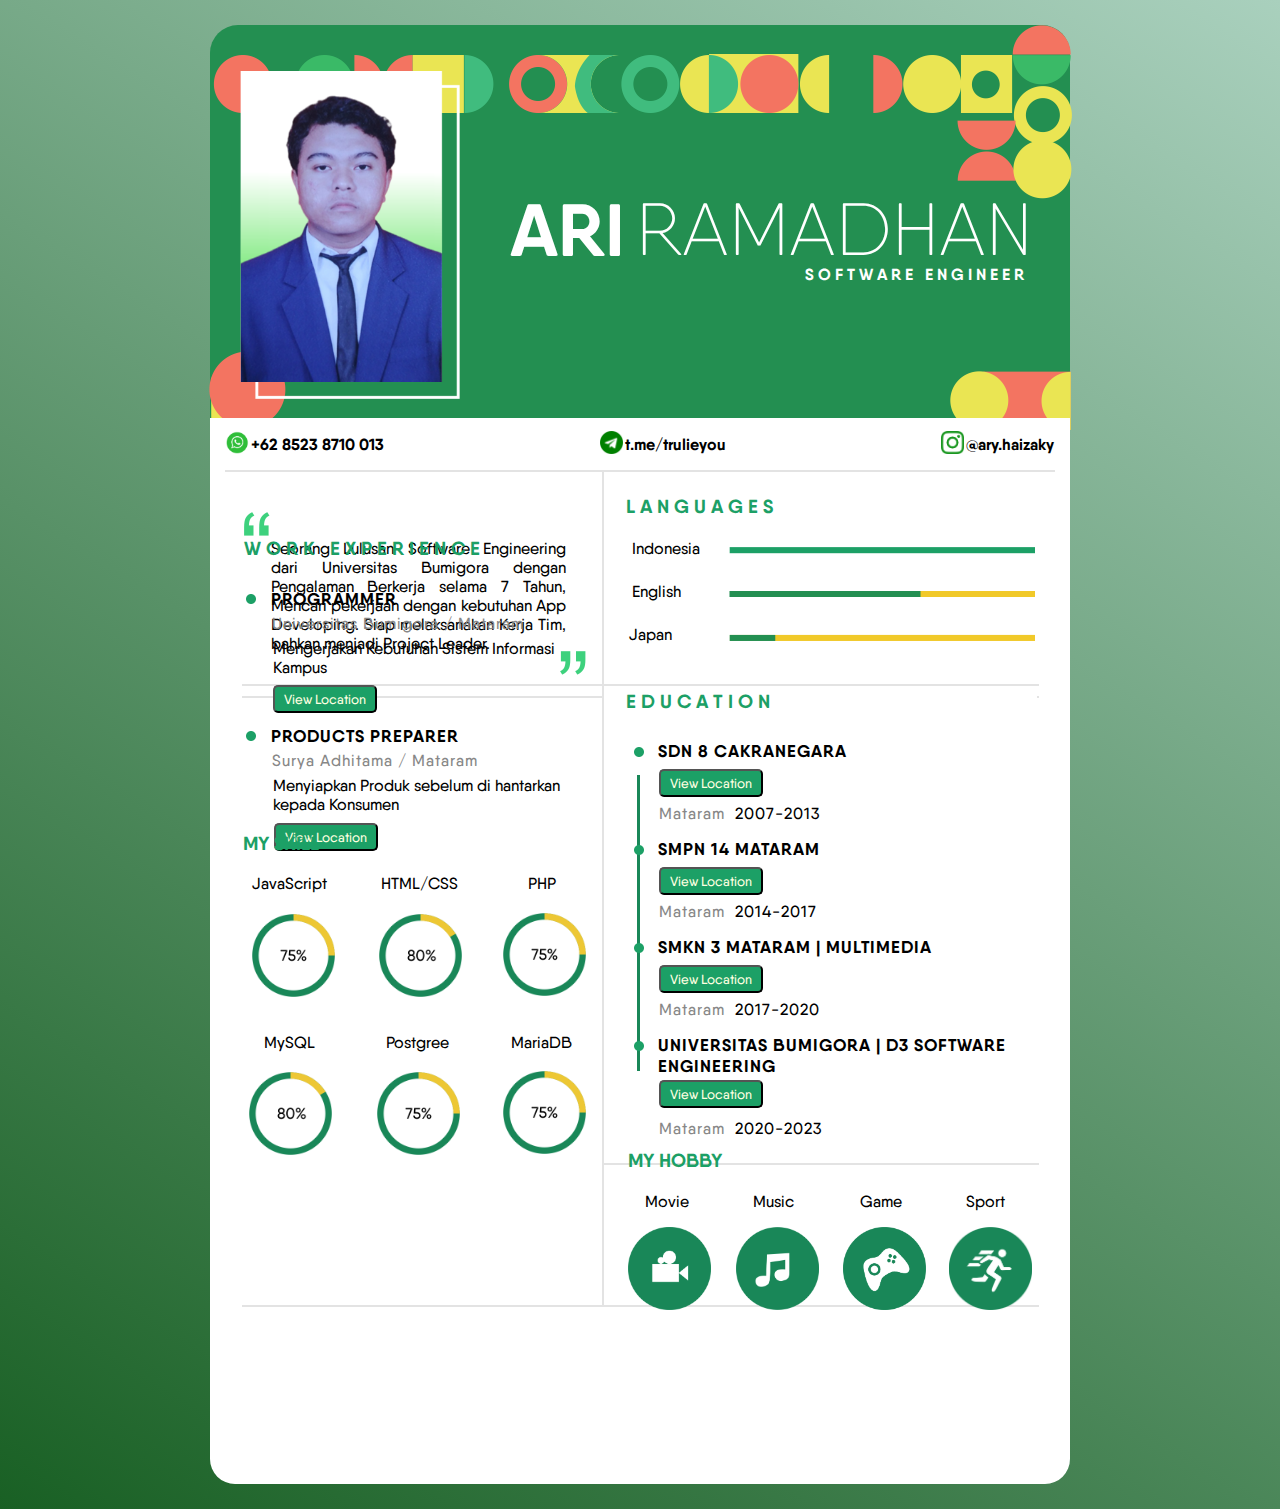
<file: CV/index1.html>
<!DOCTYPE html>
<html>

<head>

    <meta charset="UTF-8">
    <title>Cv Saya</title>
    <link rel="stylesheet" href="styles1.css">

</head>

<body>
    <div class="resume">
        <div class="atas">
            <div class="bg_atas"><img src="Image/bg_atas1.png"></div>
            <div class="foto"><img src="Image/ari4.png"></div>
            <div class="nama">
                <div class="depan">ARI</div>
                <div class="belakang"> RAMADHAN </div>
            </div>
            <div class="status">S O F T W A R E &nbsp; E N G I N E E R</div>
        </div>
        <div class="bawah">
            <table class="table-kontak">
                <tbody>
                    <tr class="row-kontak">
                        <td class="bag-kontak"><img src="Image/wa.png" class="icon-kontak"></td>
                        <td> +62 8523 8710 013</td>
                        <td>
                            <pre>                      </pre>
                        </td>
                        <td class="bag-kontak"><img src="Image/tgram1.png" class="icon-kontak"></td>
                        <td>t.me/trulieyou</td>
                        <td>
                            <pre>                      </pre>
                        </td>
                        <td class="bag-kontak"><img src="Image/ig1.png" class="icon-kontak"></td>
                        <td>@ary.haizaky</td>
                    </tr>
                </tbody>
            </table>
            <table class="table-detil">
                <tbody>
                    <tr class="">
                        <td class="b1">
                            <img class="petik2a" src="Image/petik2a.png">
                            <img class="petik2b" src="Image/petik2b.png">
                            <p class="bio">Seorang Lulusan Software Engineering dari Universitas Bumigora dengan
                                Pengalaman Berkerja selama 7 Tahun, Mencari pekerjaan dengan kebutuhan App Developing.
                                Siap melaksanakan Kerja Tim, bahkan menjadi Project Leader. </p>
                        </td>
                        <td class="cell-bhs">
                            <p class="bahasa-title">L A N G U A G E S</p>
                            <div class="bhs">
                                <p class="bahasa-id">Indonesia</p>
                                <p class="bahasa-eng">English</p>
                                <p class="bahasa-jp">Japan</p>
                            </div>
                            <img class="bahasa_icon" src="Image/bahasa_icon.png" alt="">
                        </td>
                    </tr>
                    <tr>
                        <td class="cell-work">
                            <p class="work-title">W O R K &nbsp; E X P E R I E N C E</p>
                            <ul style="margin-top: -310px;" class="">
                                <li>
                                    <img src="Image/dot.png"> PROGRAMMER
                                    <p class="work-place">Universitas Bumigora / Mataram </p>
                                    <p class="work-desc">Mengerjakan Kebutuhan Sistem Informasi Kampus</p>
                                    <button class="view-btn-a"> <a href="https://goo.gl/maps/SZZjbFSimR9i1JwK9">View
                                            Location</a></button>
                                </li>
                                <li style="top: 156px;"> <img src="Image/dot.png"> PRODUCTS PREPARER
                                    <p class="work-place">Surya Adhitama / Mataram </p>
                                    <p class="work-desc">Menyiapkan Produk sebelum di hantarkan kepada Konsumen</p>
                                    <button class="view-btn-b"> <a href="https://goo.gl/maps/ojXFaBTjvn1Gnpur8">View
                                            Location</a></button>
                                </li>
                            </ul>
                        </td>
                        <td rowspan="2" class="cell-edu"> <img
                                style="position: absolute;width: 3px;height: 296px;bottom: 413px;left: 427px;"
                                src="Image/line.png">
                            <p class="edu-title">E D U C A T I O N</p>
                            <ul style="position: relative;bottom: 95px;" class="edu-list">
                                <li class=""> <img src="Image/dot.png" class=""> SDN 8 CAKRANEGARA
                                    <button class="view-btn"> <a href="https://goo.gl/maps/jRu6vEJ9qmncx3dJ8">View
                                            Location</a></button>
                                    <p class=" edu-place">Mataram </p>
                                    <p class="edu-year">2007-2013</p>
                                    <p></p>
                                </li>
                                <li class=""> <img src="Image/dot.png"> SMPN 14 MATARAM
                                    <button class="view-btn"> <a href="https://goo.gl/maps/zuHU9pA5uuEd9QeX7">View
                                            Location</a></button>
                                    <p class="edu-place">Mataram </p>
                                    <p class="edu-year">2014-2017</p>
                                    <p></p>
                                </li>
                                <li class=""><img src="Image/dot.png"> SMKN 3 MATARAM | MULTIMEDIA
                                    <button class="view-btn"> <a href="https://goo.gl/maps/v3wsdg6K94bnzv186">View
                                            Location</a></button>
                                    <p class="edu-place">Mataram </p>
                                    <p class="edu-year">2017-2020</p>
                                    <p></p>
                                </li>
                                <li> <img src="Image/dot.png"> UNIVERSITAS BUMIGORA | D3 SOFTWARE &nbsp;&nbsp; ENGINEERING
                                    <button class="view-btn" style="top: 46px;"> <a href="https://goo.gl/maps/SZZjbFSimR9i1JwK9">View
                                            Location</a></button>
                                    <p class="edu-place">Mataram </p>
                                    <p class="edu-year">2020-2023</p>
                                    <p></p>
                                </li>
                            </ul>
                        </td>
                    </tr>
                    <tr>
                        <td class="cell-skill" rowspan="2">
                            <p class="skill-title"> MY SKILL</p>
                            <div class="list-skill">
                                <ul class="ul1">
                                    <li> <img src="Image/75P.png" style="width: 83px;top: 40px;right: -4px;position: absolute;"> JavaScript
                                    </li>
                                    <li style="left: -44px;"><img src="Image/80P.png" style="position: absolute;width: 83px;left: -2px;top: 40px;">HTML/CSS</li>
                                    <li style="position: relative; left: -20px; "><img src="Image/75P.png" style="position: absolute;width: 83px;top: 39px;right: -30px;">PHP</li>
                                </ul>
                                <ul class="ul2">
                                    <li style="left: -40px;" class=""><img src="Image/80P.png" style="position: absolute;width: 83px;right: -17px;top: 39px;">MySQL</li>
                                    <li style="left: -15px;"><img src="Image/75P.png" style="position: absolute;width: 83px;top: 39px;right: -11px;">Postgree</li>
                                    <li style="left: 1px;"><img src="Image/75P.png" style="position: absolute;width: 83px;top: 38px;right: -14px;">MariaDB</li>
                                </ul>
                            </div>
                        </td>
                        <td class="b6"></td>
                    </tr>
                    <tr>
                        <td class="cell-hobby">
                            <p class="hobby-title"
                                style="position: relative;top: -37px;left: 23px;margin-bottom: 44px;">MY HOBBY</p>
                            <ul>
                                <li>
                                    <p>Movie</p>
                                    <img src="Image/movie.png">
                                </li>
                                <li style="left: 47px;">
                                    <p>Music</p>
                                    <img src="Image/music.png">
                                </li>
                                <li style="left: 113px;">
                                    <p>Game</p>
                                    <img src="Image/game.png">
                                </li>
                                <li style="left: 177px;">
                                    <p style="position: relative;">Sport</p>
                                    <img src="Image/sport.png">
                                </li>
                            </ul>
                        </td>
                    </tr>
                </tbody>
            </table>
        </div>
    </div>






</body>

</html>
</file>
<file: CV/styles1.css>
body {
    background: #A9D0BD;
    background: rgb(25,96,36);
    background: linear-gradient(32deg, rgba(25,96,36,1) 0%, rgba(169,208,189,1) 100%);
}


@font-face {
    font-family: FONT1;
    src: url(Font/RadomirTinkovQanelasSoftBold.otf);
}

@font-face {
    font-family: FONT2;
    src: url(Font/RadomirTinkovQanelasSoftUltraLight.otf);
}

@font-face {
    font-family: FONT3;
    src: url(Font/RadomirTinkovQanelasSoftBoldItalic.otf);
}

@font-face {
    font-family: FONT4;
    src: url(Font/RadomirTinkovQanelasSoftLight.otf);
}

@font-face {
    font-family: FONT5;
    src: url(Font/RadomirTinkovQanelasSoftMedium.otf);
}

.resume {
    width: 800px;
    height: 1399px;
    background: #238F51;
    margin: 25px auto;
    padding: 30px 30px;
    border-radius: 28px;
}

.atas {
    height: 373px;
    width: 100%;
    background: #238F51;

}

.bg_atas {
    position: relative;
    top: -40px;
    right: 31.2px;
}

.foto img {
    width: 220px;
    position: relative;
    top: -404px;
}

.nama {

    width: 500px;
    height: 400px;
    margin-top: -363px;
    margin-left: 300px;
    position: relative;
    bottom: 400px;
}

.depan {
    font-family: FONT1;
    position: relative;
    top: 140px;
    left: -30px;
    font-size: 74px;
    color: white;
}

.belakang {
    font-family: FONT2;
    position: relative;
    top: 50px;
    left: 96px;
    font-size: 74px;
    color: white;
}

.status {
    font-family: FONT1;
    position: relative;
    bottom: 580px;
    left: 565px;
    font-size: 16px;
    color: white;
}

.bawah {
    position: relative;
    right: 30px;
    top: -10px;
    height: 1066px;
    width: 860px;
    background: rgb(255 255 255);
    padding: 20p 10px;
    border-radius: 0px 0px 25px 25px;
}

.table-kontak {
    font-family: FONT1;
    padding-top: 70px;

}

.table-kontak,
.row-kontak {
    margin: auto;
    font-size: 16px;
    border: 2.5px solid #e3e3e3;
    border-collapse: collapse;
    border-left: none;
    border-right: none;
    border-top: none;
}

.icon-kontak {
    width: 23px;
}

.table-detil,
.table-detil tr {
    margin: auto;
    font-size: 16px;
    border: 2.5px solid #e3e3e3;
    border-collapse: collapse;
    border-spacing: 0;
    width: 797px;
    height: 1px;
    border-top: none;
    border-left: none;
    border-right: none;
}

.b1,
.b3,
.cell-skill {
    border: 2.5px #e3e3e3 solid;
    border-left: none;
    width: 361px;
    font-family: 'FONT5';
    font-size: 16px;
}

.b1 {
    border-top: none;
    padding-top: 37px;
}

.cell-hobby {
    border-right: none;
}

.bio {
    text-align: justify;
    margin-left: 28px;
    margin-right: 35px;
    position: relative;
    bottom: 14px;
}

.petik2b {
    position: relative;
    top: 142px;
    left: 287px;
}

.petik2a {
    position: relative;
    left: 1px;
    top: 3px;
}

.bahasa-title,
.work-title,
.edu-title,
.skill-title,
.hobby-title {
    font-family: FONT1;
    color: #1CA066;
    position: relative;
    font-size: 19px;
}

.bahasa-title {
    top: 2px;
    left: 21px;
}

.bahasa_icon {
    width: 306px;
    height: 94px;
    position: relative;
    top: 12px;
    left: 124px;
}

.bahasa-id,
.bahasa-eng,
.bahasa-jp {
    font-family: FONT1;
    font-size: 16px;
    position: absolute;
}

.cell-bhs,
.bahasa-id,
.bahasa-eng,
.bahasa-jp {
    flex-wrap: wrap;
    display: flex;
    font-family: 'FONT5';
}

.bahasa-id {
    top: 105px;
    right: 370px;
}

.bahasa-eng {
    top: 148px;
    right: 389px;
}

.bahasa-jp {
    top: 191px;
    right: 398px;
}

.cell-work {
    border: 2.5px #e3e3e3 solid;
    border-left: none;
    width: 350px;
}

.work-title {
    top: -174px;
    left: 1px;
    margin-top: 23px;
}

.cell-work li {
    margin-bottom: 16px;
    position: relative;
    top: 145px;
    left: -27px;
    list-style-type: none;
    font-family: 'FONT1';
    letter-spacing: 1px;
    font-size: 17px;
}

.cell-work img {
    width: 10px;
    position: relative;
    top: -1px;
    left: -10px;
}

.work-place {
    left: 16px;
    font-family: 'FONT5';
    font-size: 16px;
    color: #878787;
    position: relative;
    top: -11px;
    letter-spacing: 1px;
}

.work-desc {
    margin-left: -9px;
    font-family: 'FONT5';
    font-size: 16px;
    position: relative;
    top: -21px;
    left: 26px;
    letter-spacing: 0;
}

.edu-title {
    position: relative;
    top: -17px;
    left: -1px;
}

.cell-edu {
    padding-left: 23px;
    width: 410px;
    height: 54%;
}

.cell-edu li {
    font-family: 'FONT1';
    font-size: 17px;
    list-style: none;
    letter-spacing: 1px;
    position: relative;
    left: -24px;
    top: 86px;
    margin-bottom: -10px;
}

.cell-edu li img {
    width: 10px;
    position: relative;
    left: -9px;
}

.edu-year {
    position: relative;
    top: -8px;
    left: 92px;
    font-size: 16px;
    font-family: 'FONT5';
}

.edu-place {
    font-family: 'FONT5';
    color: #878787;
    font-size: 16px;
    position: relative;
    top: 27px;
    left: 16px;
}

.ul1,
.ul2 {
    font-family: FONT5;
}


.cell-skill ul {
    margin-bottom: 140px;
}

.cell-skill ul li {
    margin: 0px 21px;
    position: relative;
    right: 52px;
    display: inline;
}

.cell-hobby ul li {
    display: inline;
    font-family: FONT5;
    float: left;
    position: relative;
    top: -77px;
    left: -17px;
}

.cell-hobby img {
    width: 83px;
    position: absolute
}

.cell-hobby p {
    position: relative;
    left: 17px;
}

.edu-list button,
.cell-work button {
    font-family: FONT5;
    position: absolute;
    padding: 4px 9px;
    background-color: #1CA066;
    border-radius: 5px;
    color: white;
    cursor: pointer;
}

.edu-list button a:visited {
    color: white;
    text-decoration: none;
}

.edu-list a {
    text-decoration: none;
    color: lightyellow;
}

.edu-list button {
    top: 29px;
    left: 16px;
}

.cell-work button a:visited {
    color: white;
    text-decoration: none;
}

.cell-work a {
    text-decoration: none;
    color: lightyellow;
}

.view-btn-a {
    top: 97px;
    left: 17px;
}

.view-btn-b {
    top: 98px;
    left: 18px;
}
</file>
